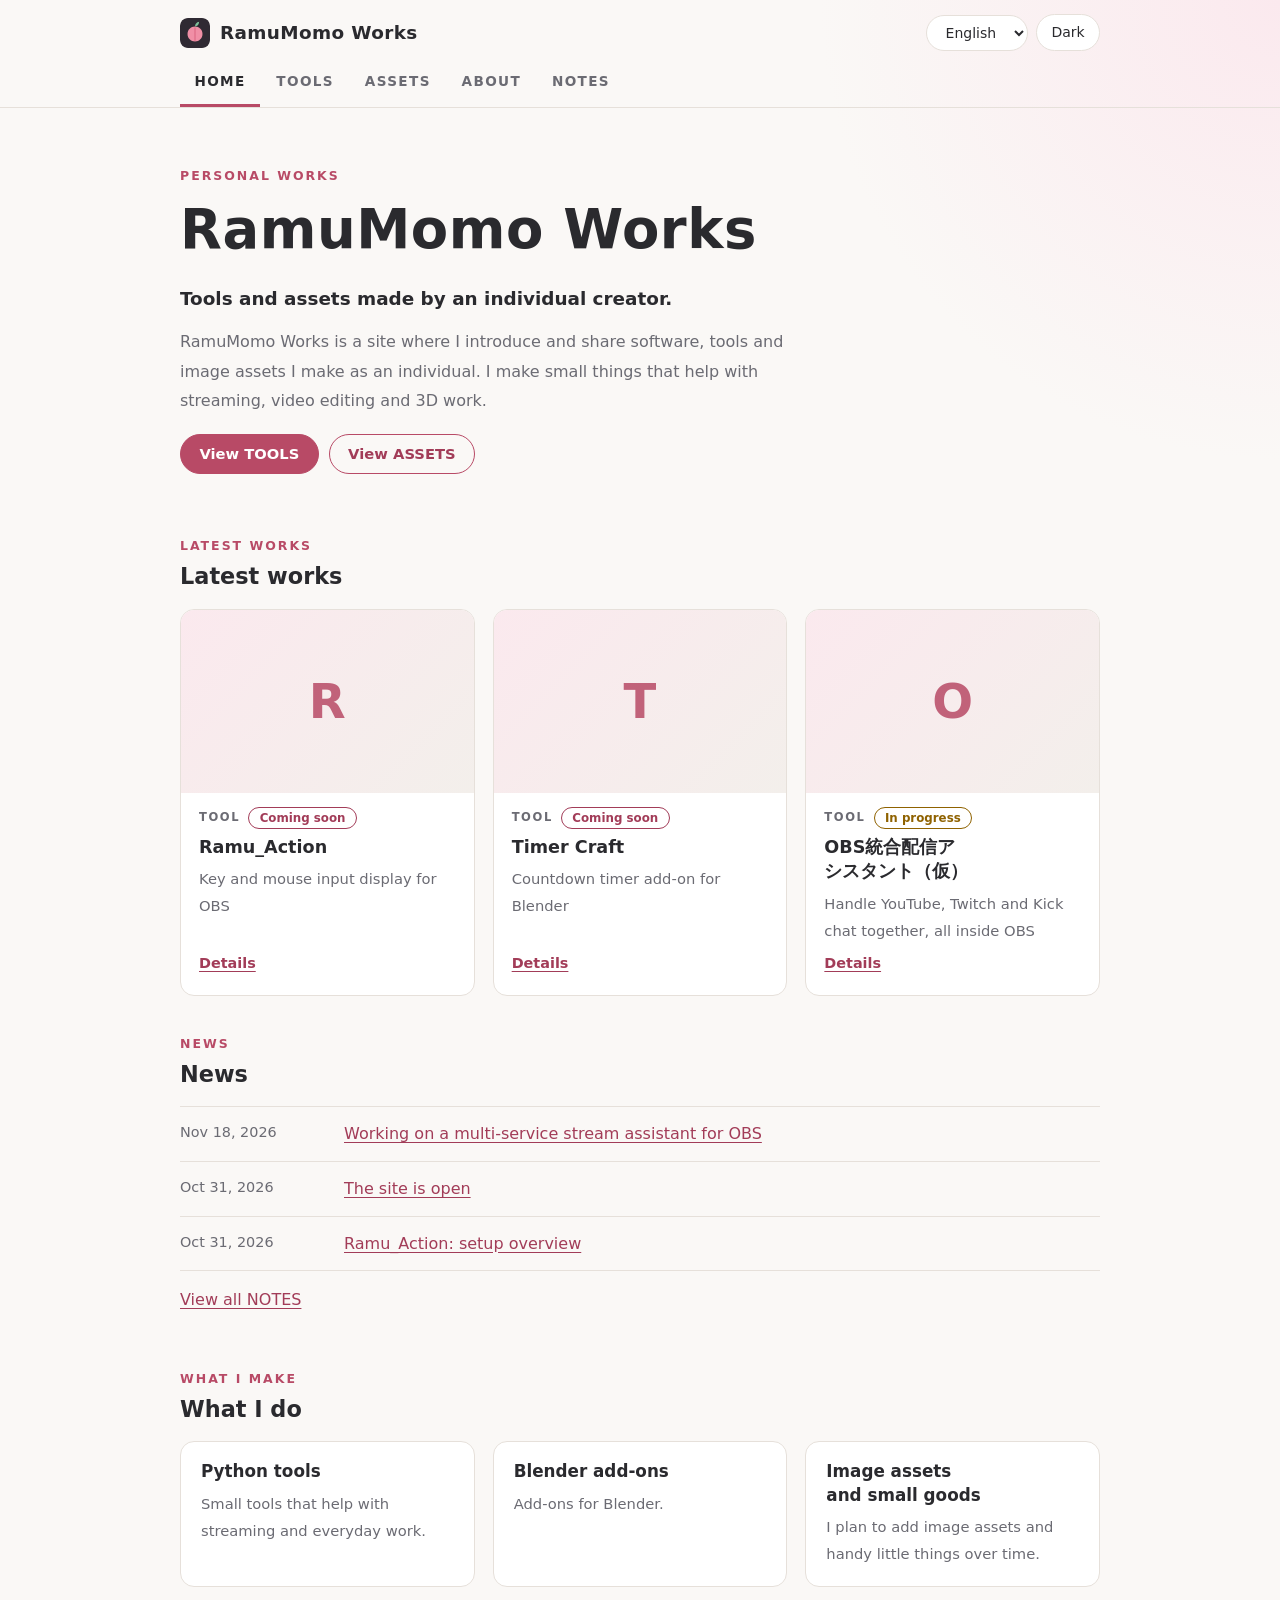
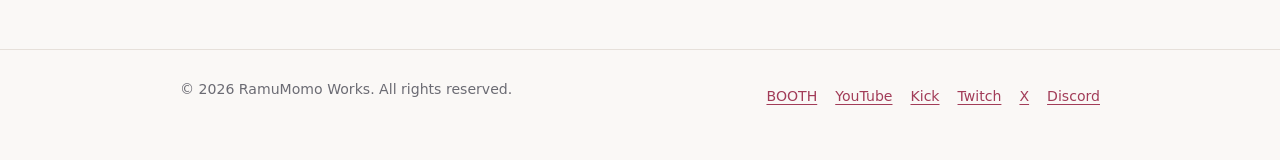
<file: index.html>
<!DOCTYPE html>
<html lang="ja">
<head>
<meta charset="utf-8">
<meta name="viewport" content="width=device-width, initial-scale=1">
<!-- 外部のスクリプト・画像・通信をブラウザ側で禁止する設定です。変更しないでください。 -->
<meta http-equiv="Content-Security-Policy" content="default-src 'none'; script-src 'self'; style-src 'self'; img-src 'self' data:; font-src 'self'; connect-src 'none'; base-uri 'none'; form-action 'none'">
<meta name="color-scheme" content="light dark">
<meta name="referrer" content="strict-origin-when-cross-origin">
<title>RamuMomo Works</title>
<meta name="description" content="個人制作のソフトウェア、ツール、画像素材などを紹介・配布するサイトです。">
<link rel="icon" href="images/logo.svg" type="image/svg+xml">
<link rel="stylesheet" href="css/style.css">
<script src="js/theme-init.js"></script>
</head>
<body data-page="home">
<div id="app">
  <noscript>
    <p>このサイトを表示するには、JavaScriptを有効にしてください。 / Please enable JavaScript to view this site.</p>
  </noscript>
</div>
<script src="js/site-data.js"></script>
<script src="js/i18n.js"></script>
<script src="js/site.js"></script>
</body>
</html>
</file>
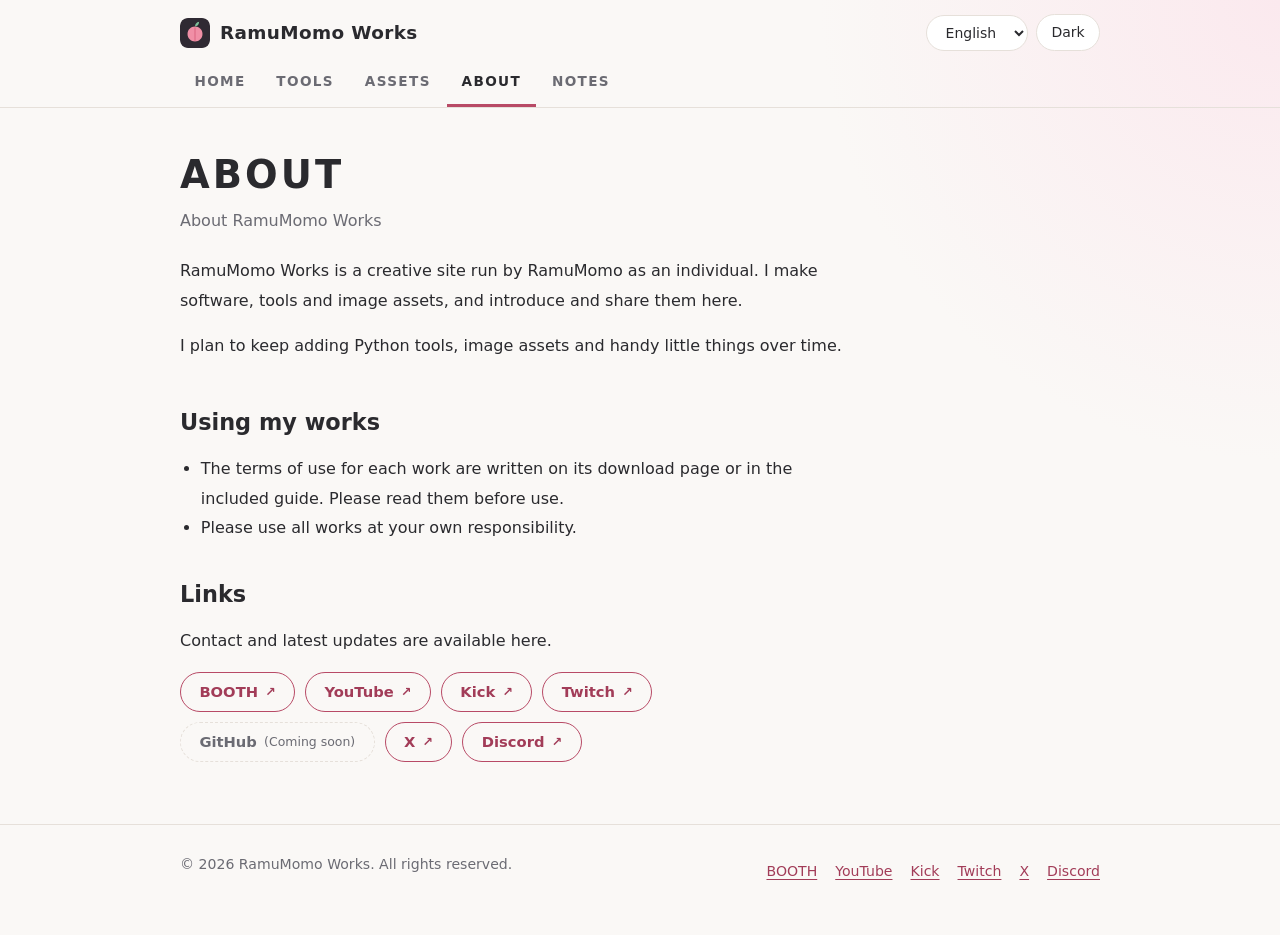
<file: about.html>
<!DOCTYPE html>
<html lang="ja">
<head>
<meta charset="utf-8">
<meta name="viewport" content="width=device-width, initial-scale=1">
<!-- 外部のスクリプト・画像・通信をブラウザ側で禁止する設定です。変更しないでください。 -->
<meta http-equiv="Content-Security-Policy" content="default-src 'none'; script-src 'self'; style-src 'self'; img-src 'self' data:; font-src 'self'; connect-src 'none'; base-uri 'none'; form-action 'none'">
<meta name="color-scheme" content="light dark">
<meta name="referrer" content="strict-origin-when-cross-origin">
<title>ABOUT | RamuMomo Works</title>
<meta name="description" content="RamuMomo Works について。">
<link rel="icon" href="images/logo.svg" type="image/svg+xml">
<link rel="stylesheet" href="css/style.css">
<script src="js/theme-init.js"></script>
</head>
<body data-page="about">
<div id="app">
  <noscript>
    <p>このサイトを表示するには、JavaScriptを有効にしてください。 / Please enable JavaScript to view this site.</p>
  </noscript>
</div>
<script src="js/site-data.js"></script>
<script src="js/i18n.js"></script>
<script src="js/site.js"></script>
</body>
</html>
</file>
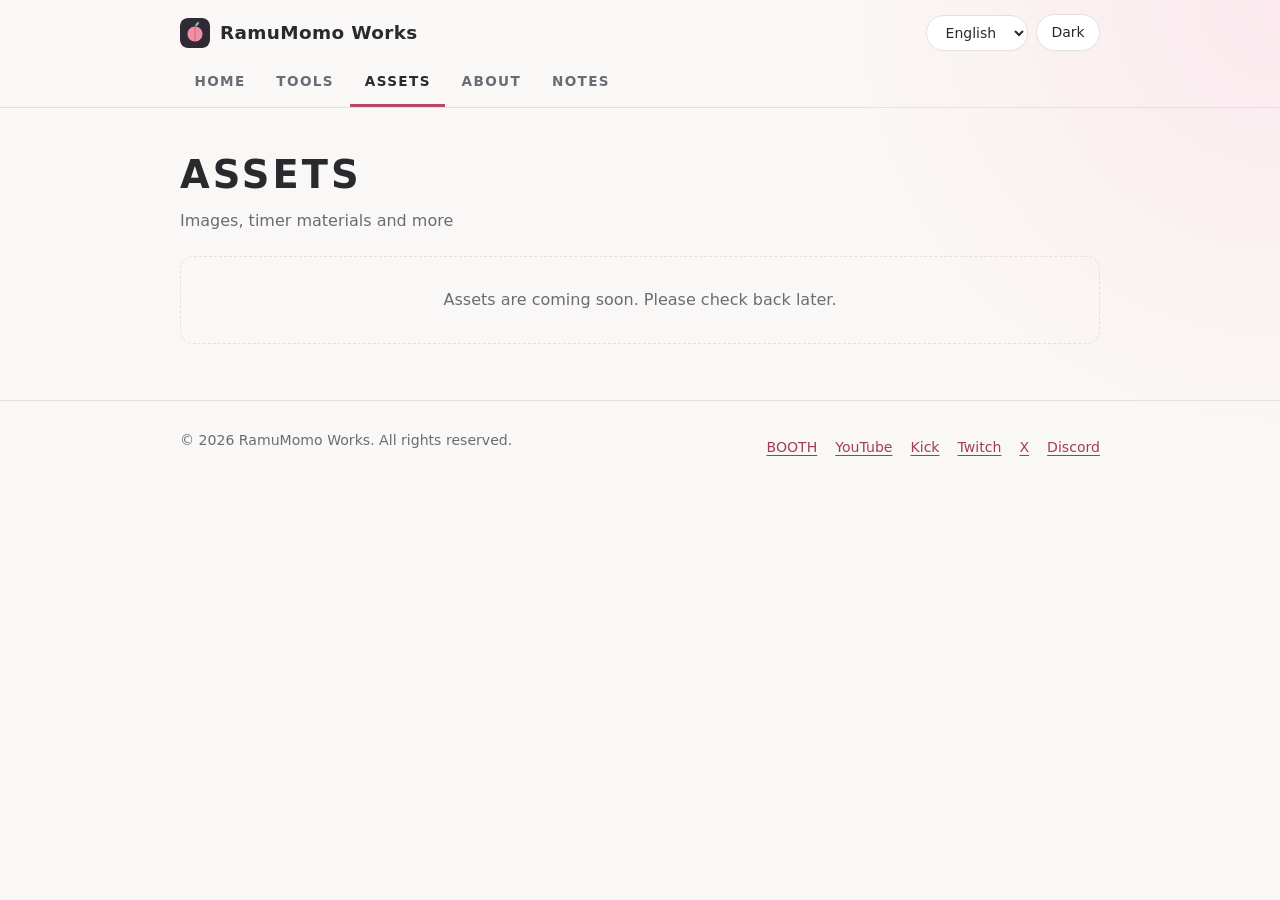
<file: assets.html>
<!DOCTYPE html>
<html lang="ja">
<head>
<meta charset="utf-8">
<meta name="viewport" content="width=device-width, initial-scale=1">
<!-- 外部のスクリプト・画像・通信をブラウザ側で禁止する設定です。変更しないでください。 -->
<meta http-equiv="Content-Security-Policy" content="default-src 'none'; script-src 'self'; style-src 'self'; img-src 'self' data:; font-src 'self'; connect-src 'none'; base-uri 'none'; form-action 'none'">
<meta name="color-scheme" content="light dark">
<meta name="referrer" content="strict-origin-when-cross-origin">
<title>ASSETS | RamuMomo Works</title>
<meta name="description" content="RamuMomo Works が制作した画像素材などの一覧です。">
<link rel="icon" href="images/logo.svg" type="image/svg+xml">
<link rel="stylesheet" href="css/style.css">
<script src="js/theme-init.js"></script>
</head>
<body data-page="assets">
<div id="app">
  <noscript>
    <p>このサイトを表示するには、JavaScriptを有効にしてください。 / Please enable JavaScript to view this site.</p>
  </noscript>
</div>
<script src="js/site-data.js"></script>
<script src="js/i18n.js"></script>
<script src="js/site.js"></script>
</body>
</html>
</file>
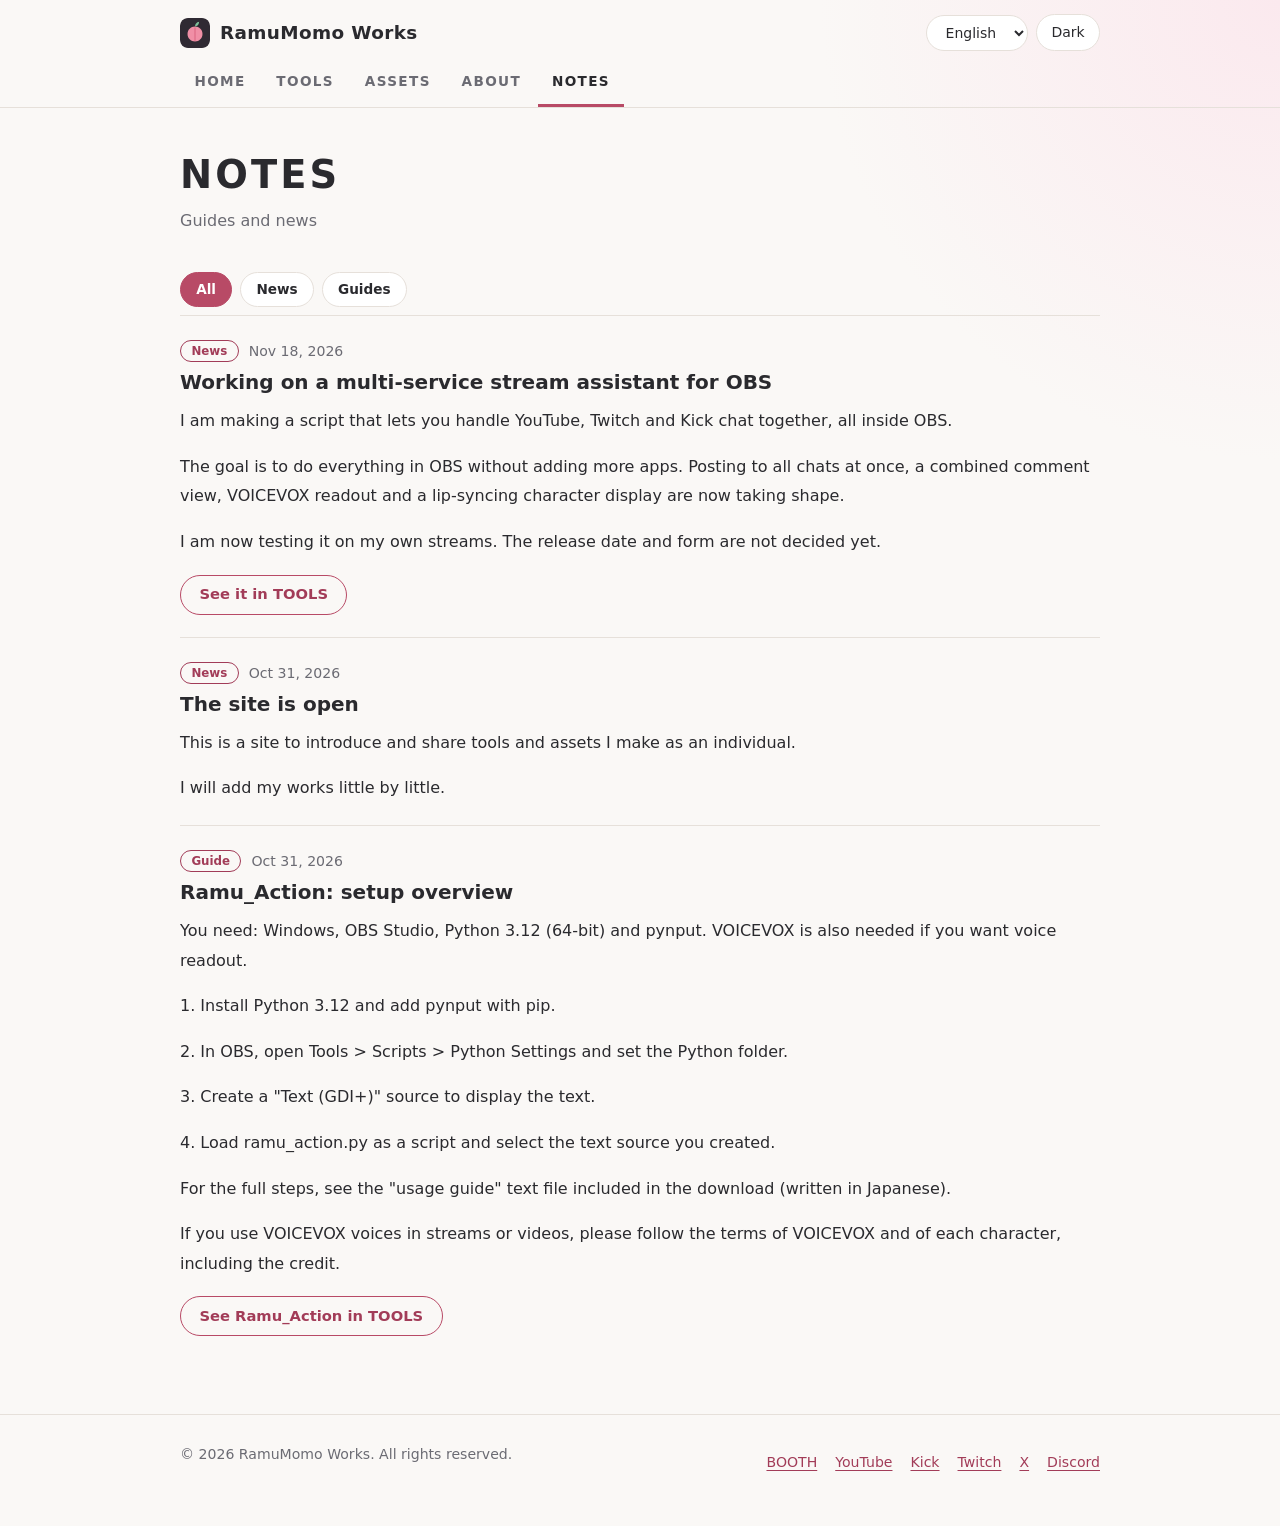
<file: notes.html>
<!DOCTYPE html>
<html lang="ja">
<head>
<meta charset="utf-8">
<meta name="viewport" content="width=device-width, initial-scale=1">
<!-- 外部のスクリプト・画像・通信をブラウザ側で禁止する設定です。変更しないでください。 -->
<meta http-equiv="Content-Security-Policy" content="default-src 'none'; script-src 'self'; style-src 'self'; img-src 'self' data:; font-src 'self'; connect-src 'none'; base-uri 'none'; form-action 'none'">
<meta name="color-scheme" content="light dark">
<meta name="referrer" content="strict-origin-when-cross-origin">
<title>NOTES | RamuMomo Works</title>
<meta name="description" content="使い方やお知らせ。">
<link rel="icon" href="images/logo.svg" type="image/svg+xml">
<link rel="stylesheet" href="css/style.css">
<script src="js/theme-init.js"></script>
</head>
<body data-page="notes">
<div id="app">
  <noscript>
    <p>このサイトを表示するには、JavaScriptを有効にしてください。 / Please enable JavaScript to view this site.</p>
  </noscript>
</div>
<script src="js/site-data.js"></script>
<script src="js/i18n.js"></script>
<script src="js/site.js"></script>
</body>
</html>
</file>
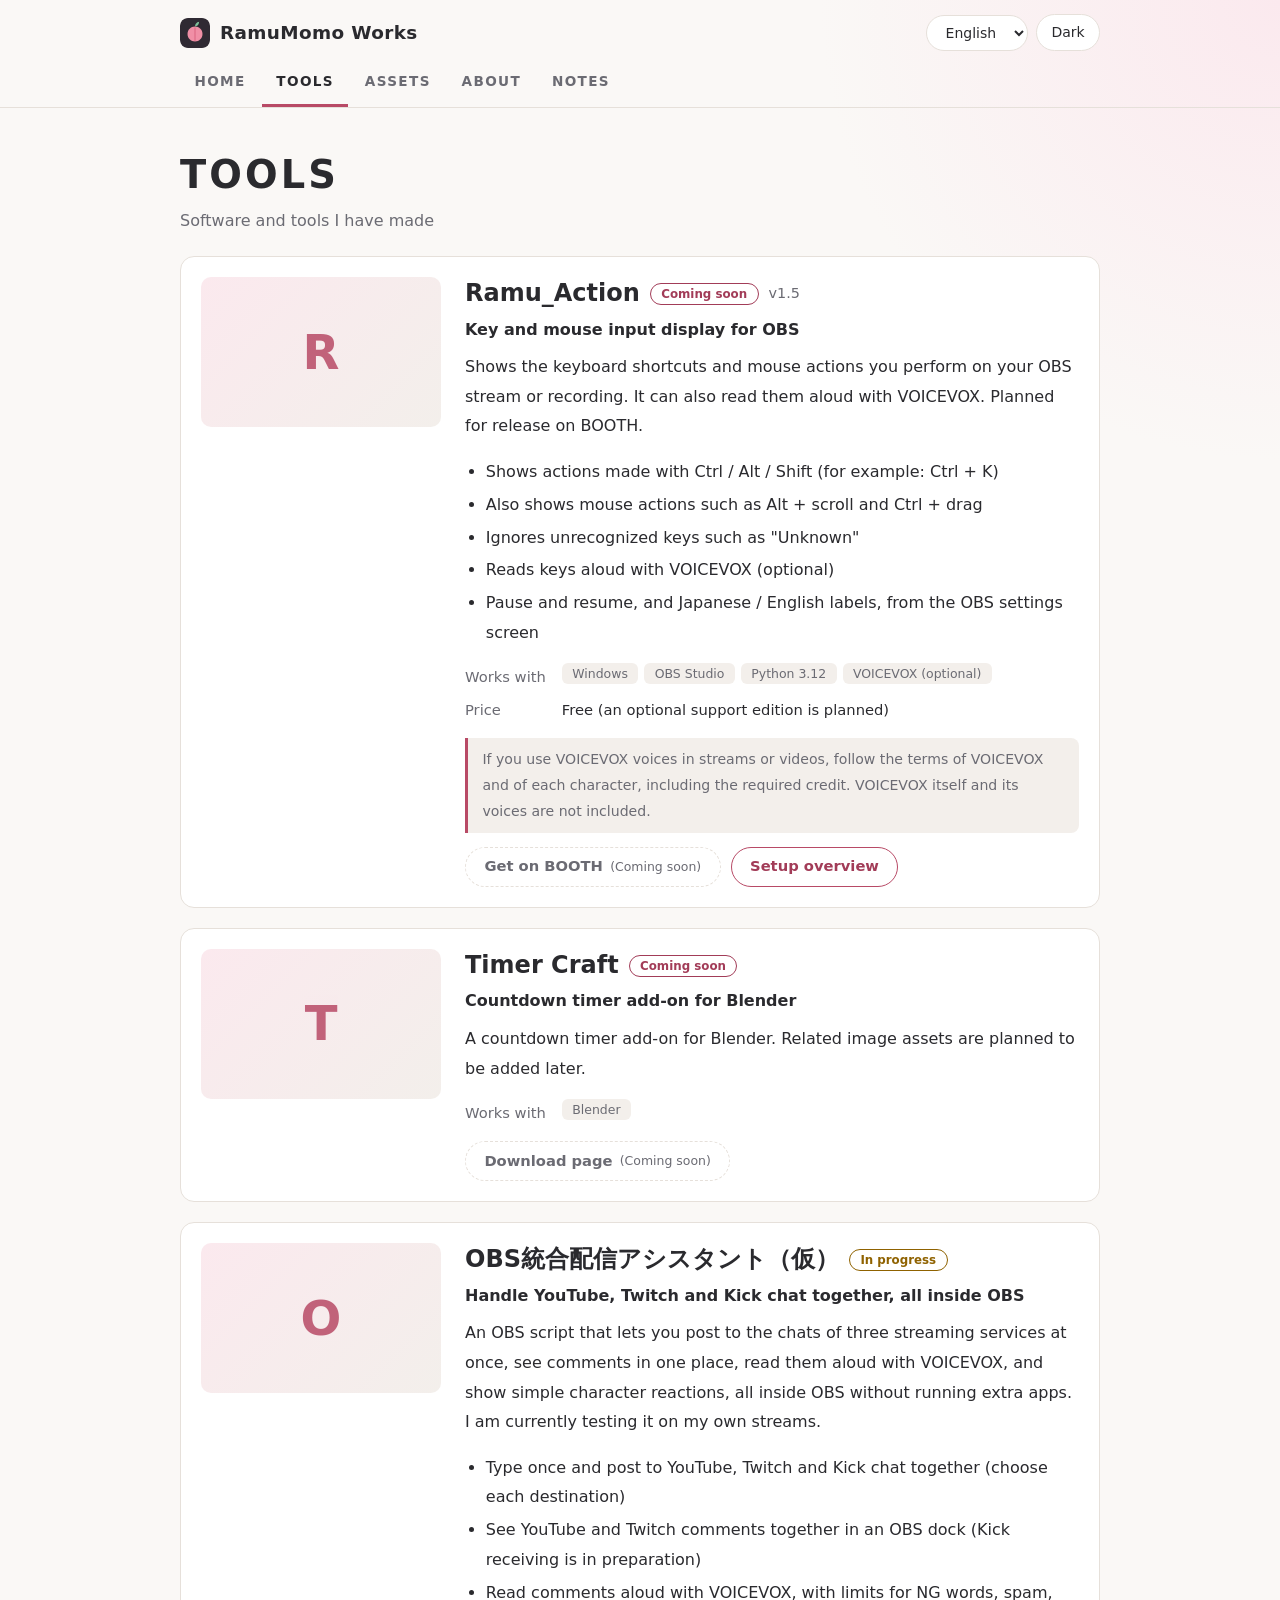
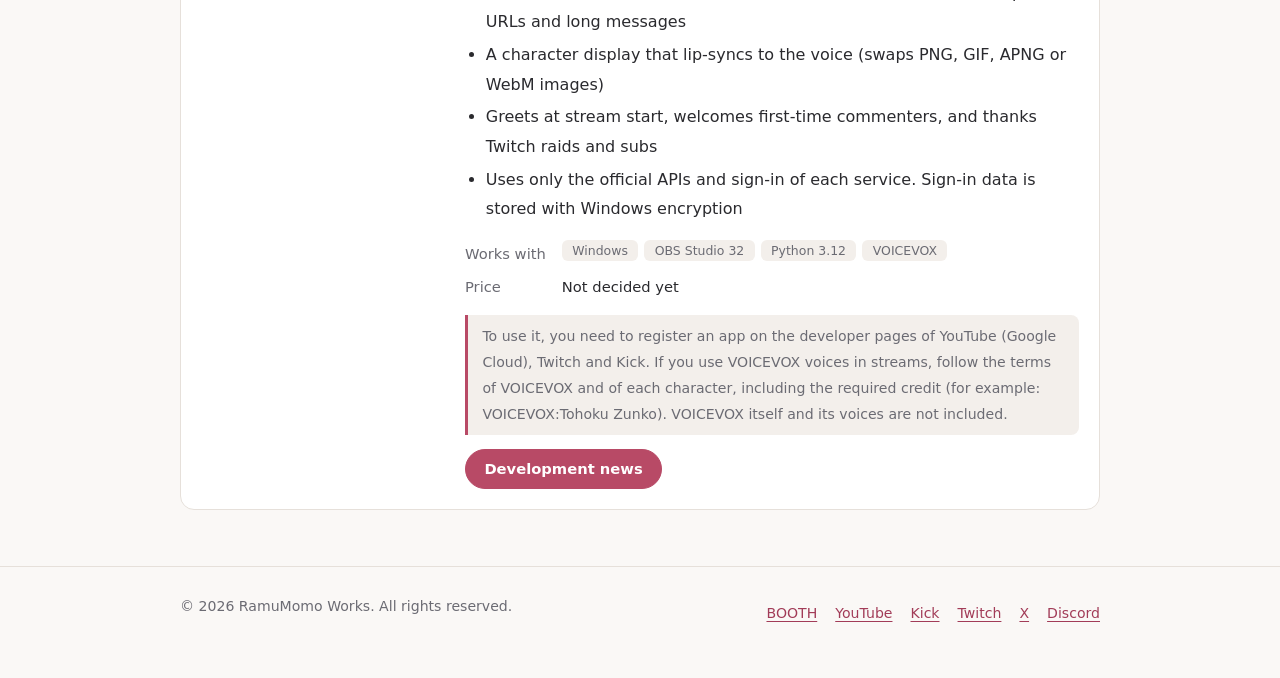
<file: tools.html>
<!DOCTYPE html>
<html lang="ja">
<head>
<meta charset="utf-8">
<meta name="viewport" content="width=device-width, initial-scale=1">
<!-- 外部のスクリプト・画像・通信をブラウザ側で禁止する設定です。変更しないでください。 -->
<meta http-equiv="Content-Security-Policy" content="default-src 'none'; script-src 'self'; style-src 'self'; img-src 'self' data:; font-src 'self'; connect-src 'none'; base-uri 'none'; form-action 'none'">
<meta name="color-scheme" content="light dark">
<meta name="referrer" content="strict-origin-when-cross-origin">
<title>TOOLS | RamuMomo Works</title>
<meta name="description" content="RamuMomo Works が制作したソフトウェアやツールの一覧です。">
<link rel="icon" href="images/logo.svg" type="image/svg+xml">
<link rel="stylesheet" href="css/style.css">
<script src="js/theme-init.js"></script>
</head>
<body data-page="tools">
<div id="app">
  <noscript>
    <p>このサイトを表示するには、JavaScriptを有効にしてください。 / Please enable JavaScript to view this site.</p>
  </noscript>
</div>
<script src="js/site-data.js"></script>
<script src="js/i18n.js"></script>
<script src="js/site.js"></script>
</body>
</html>
</file>
<file: css/style.css>
/* ============================================================
   RamuMomo Works ─ 見た目の設定（style.css）

   ★ 色を変えたいとき：
      下の「ライト用の色」と「ダーク用の色」の、# から始まる色コードだけを
      書き換えます。サイト全体の色が、まとめて変わります。
   ★ ダーク用の色は、2か所（@media と html[data-theme="dark"]）に
      同じ内容を書いてあります。変えるときは、2か所とも変えてください。
   ============================================================ */

/* ---------- ライト用の色 ---------- */
:root {
  --bg: #faf8f6;          /* 背景 */
  --surface: #ffffff;     /* カードの背景 */
  --surface-2: #f3efeb;   /* 薄いグレーの面 */
  --text: #2a2a2e;        /* 文字 */
  --muted: #6b6b73;       /* 補足の文字 */
  --border: #e6e0da;      /* 線 */
  --accent: #b84a66;      /* アクセント色（ボタン・強調） */
  --accent-soft: #fbe9ee; /* アクセントの薄い色 */
  --on-accent: #ffffff;   /* アクセントの上の文字 */
  --link: #a23c58;        /* リンクの色 */
  --ok: #2f7d57;          /* 「公開中」の色 */
  --warn: #8f6200;        /* 「制作中」の色 */

  --radius: 14px;
  --maxw: 960px;
  --font: "Hiragino Sans", "Hiragino Kaku Gothic ProN", "Yu Gothic UI", "Yu Gothic",
          "Meiryo", "Noto Sans JP", "Noto Sans CJK JP", system-ui, -apple-system,
          "Segoe UI", Roboto, sans-serif;
}

/* ---------- ダーク用の色（パソコン・スマホの設定が「ダーク」のとき） ---------- */
@media (prefers-color-scheme: dark) {
  html:not([data-theme="light"]) {
    --bg: #151518;
    --surface: #1e1e22;
    --surface-2: #26262b;
    --text: #ececef;
    --muted: #a6a6b0;
    --border: #34343b;
    --accent: #f08fa6;
    --accent-soft: #3a2830;
    --on-accent: #1a1a1d;
    --link: #f4a3b6;
    --ok: #7fcf9f;
    --warn: #e6bf6a;
  }
}

/* ---------- ダーク用の色（ボタンで「ダーク」を選んだとき） ---------- */
html[data-theme="dark"] {
  --bg: #151518;
  --surface: #1e1e22;
  --surface-2: #26262b;
  --text: #ececef;
  --muted: #a6a6b0;
  --border: #34343b;
  --accent: #f08fa6;
  --accent-soft: #3a2830;
  --on-accent: #1a1a1d;
  --link: #f4a3b6;
  --ok: #7fcf9f;
  --warn: #e6bf6a;
}

/* ============================================================
   ここから下は、ふだんは編集しません
   ============================================================ */

*, *::before, *::after { box-sizing: border-box; }
html { -webkit-text-size-adjust: 100%; }

body {
  margin: 0;
  background-color: var(--bg);
  background-image: radial-gradient(circle at 100% 0, var(--accent-soft) 0, transparent 460px);
  background-repeat: no-repeat;
  color: var(--text);
  font-family: var(--font);
  font-size: 16px;
  line-height: 1.85;
  overflow-wrap: anywhere;
  word-break: auto-phrase;      /* 対応しているブラウザでは、文節で改行されます */
}

img { max-width: 100%; height: auto; }
a { color: var(--link); text-underline-offset: 0.2em; }
a:hover { text-decoration-thickness: 2px; }
:focus-visible { outline: 3px solid var(--accent); outline-offset: 3px; border-radius: 4px; }
h1, h2, h3 { line-height: 1.4; margin: 0; text-wrap: balance; }
.hero-tagline, .page-sub { text-wrap: balance; }
p { margin: 0 0 1em; }
ul { margin: 0; }

.container { width: 100%; max-width: var(--maxw); margin: 0 auto; padding: 0 20px; }

/* ----- スキップリンク（キーボード操作の人向け） ----- */
.skip {
  position: absolute; left: -9999px; top: 0; z-index: 100;
  background: var(--surface); color: var(--text);
  padding: 0.6rem 1rem; border: 2px solid var(--accent); border-radius: 8px;
}
.skip:focus { left: 12px; top: 12px; }

/* ----- ヘッダー ----- */
.site-header { border-bottom: 1px solid var(--border); }
.header-top {
  display: flex; align-items: center; justify-content: space-between;
  flex-wrap: wrap; gap: 10px; padding-top: 14px; padding-bottom: 8px;
}
.brand {
  display: inline-flex; align-items: center; gap: 10px;
  color: var(--text); text-decoration: none; font-weight: 700;
  font-size: 1.15rem; letter-spacing: 0.02em;
}
.brand img { width: 30px; height: 30px; border-radius: 8px; display: block; }
.controls { display: flex; align-items: center; gap: 8px; }
.pill {
  font: inherit; font-size: 0.875rem; color: var(--text);
  background: var(--surface); border: 1px solid var(--border);
  border-radius: 999px; padding: 0.3rem 0.9rem; min-height: 36px; cursor: pointer;
}
.pill:hover { border-color: var(--accent); }

.nav {
  display: flex; gap: 2px; margin: 0; padding: 0; list-style: none;
  overflow-x: auto; scrollbar-width: none;
}
.nav::-webkit-scrollbar { display: none; }
.nav a {
  display: block; padding: 0.6rem 0.9rem; white-space: nowrap;
  color: var(--muted); text-decoration: none; font-weight: 700;
  font-size: 0.85rem; letter-spacing: 0.1em; border-bottom: 3px solid transparent;
}
.nav a:hover { color: var(--text); }
.nav a[aria-current="page"] { color: var(--text); border-bottom-color: var(--accent); }

/* ----- メイン ----- */
main { display: block; padding-bottom: 8px; outline: none; }
.section { padding: 30px 0 6px; }
.section-head { margin-bottom: 16px; }
.eyebrow {
  margin: 0 0 4px; color: var(--accent); font-weight: 700;
  font-size: 0.78rem; letter-spacing: 0.16em; text-transform: uppercase;
}
.section-head h2 { font-size: 1.4rem; }

/* ----- ヒーロー（HOME の最初の部分） ----- */
.hero {
  padding: 56px 0 30px;
}
.hero h1 { font-size: clamp(2.1rem, 7vw, 3.4rem); letter-spacing: 0.01em; margin: 0.1em 0 0.25em; }
.hero-tagline { font-size: 1.15rem; font-weight: 700; margin-bottom: 0.6em; }
.hero-lead { color: var(--muted); max-width: 40em; }
.actions { display: flex; flex-wrap: wrap; gap: 10px; margin-top: 18px; }

/* ----- ページの見出し（TOOLS など） ----- */
.page-head { padding: 40px 0 20px; }
.page-head h1 { font-size: clamp(1.8rem, 5vw, 2.4rem); letter-spacing: 0.08em; }
.page-sub { color: var(--muted); margin: 0.3em 0 0; }

/* ----- ボタン ----- */
.btn {
  display: inline-flex; align-items: center; gap: 0.45rem;
  font: inherit; font-size: 0.92rem; font-weight: 700; line-height: 1.4;
  padding: 0.55rem 1.15rem; border-radius: 999px; cursor: pointer;
  border: 1.5px solid var(--accent); color: var(--link); background: transparent;
  text-decoration: none;
}
.btn:hover { background: var(--accent-soft); }
.btn-primary { background: var(--accent); color: var(--on-accent); }
.btn-primary:hover { background: var(--accent); filter: brightness(1.08); }
a.btn[target="_blank"]::after { content: "\2197"; font-size: 0.85em; }
.btn.is-disabled {
  border-style: dashed; border-color: var(--border); color: var(--muted);
  cursor: default; background: transparent;
}
.btn small { font-weight: 400; font-size: 0.78rem; }

/* ----- カード（HOME の「最新の制作物」など） ----- */
.grid { display: grid; grid-template-columns: repeat(auto-fill, minmax(260px, 1fr)); gap: 18px; }
.card {
  background: var(--surface); border: 1px solid var(--border);
  border-radius: var(--radius); overflow: hidden; display: flex; flex-direction: column;
}
.card .body { padding: 14px 18px 18px; display: flex; flex-direction: column; gap: 6px; flex: 1; }
.card h3 { font-size: 1.1rem; }
.card-text { color: var(--muted); font-size: 0.92rem; margin: 0; flex: 1; }
.card-meta { display: flex; align-items: center; gap: 8px; }
.kind { font-size: 0.72rem; font-weight: 700; letter-spacing: 0.14em; color: var(--muted); }
.more { font-weight: 700; font-size: 0.9rem; }
.card.plain { padding: 18px 20px; }
.card.plain h3 { margin-bottom: 6px; font-size: 1.05rem; }
.card.plain p { margin: 0; color: var(--muted); font-size: 0.92rem; }

/* ----- サムネイル（画像がないときは、頭文字を表示） ----- */
.thumb {
  position: relative; aspect-ratio: 16 / 10; overflow: hidden;
  display: flex; align-items: center; justify-content: center;
  background: linear-gradient(135deg, var(--accent-soft), var(--surface-2));
}
.thumb img { position: absolute; inset: 0; width: 100%; height: 100%; object-fit: cover; }
.thumb-initial { font-size: 3rem; font-weight: 800; color: var(--accent); opacity: 0.85; }

/* ----- バッジ・タグ ----- */
.badge {
  display: inline-block; font-size: 0.74rem; font-weight: 700; line-height: 1.7;
  padding: 0 0.65rem; border-radius: 999px; border: 1px solid currentColor;
}
.badge-released { color: var(--ok); }
.badge-coming { color: var(--link); }
.badge-wip { color: var(--warn); }
.tags { display: flex; flex-wrap: wrap; gap: 6px; margin: 0; padding: 0; list-style: none; }
.tags li {
  font-size: 0.78rem; line-height: 1.7; color: var(--muted);
  background: var(--surface-2); padding: 0 0.65rem; border-radius: 6px;
}

/* ----- 制作物の詳細（TOOLS・ASSETS） ----- */
.product {
  display: grid; grid-template-columns: 240px 1fr; gap: 24px;
  background: var(--surface); border: 1px solid var(--border);
  border-radius: var(--radius); padding: 20px; margin-bottom: 20px;
  scroll-margin-top: 16px;
}
.product .thumb { border-radius: 10px; align-self: start; }
.product-head { display: flex; flex-wrap: wrap; align-items: center; gap: 10px; margin-bottom: 4px; }
.product-head h2 { font-size: 1.5rem; }
.version { color: var(--muted); font-size: 0.9rem; }
.product .tagline { font-weight: 700; margin-bottom: 0.5em; }
.features { padding-left: 1.3em; margin: 0 0 1em; }
.features li { margin-bottom: 0.2em; }
.meta { display: grid; grid-template-columns: auto 1fr; gap: 6px 16px; margin: 0 0 1em; font-size: 0.92rem; }
.meta dt { color: var(--muted); }
.meta dd { margin: 0; }
.notice {
  font-size: 0.88rem; color: var(--muted); background: var(--surface-2);
  border-left: 3px solid var(--accent); border-radius: 0 8px 8px 0;
  padding: 0.5rem 0.9rem; margin-bottom: 1em;
}
.product .actions { margin-top: 6px; }

/* ----- お知らせ・使い方（NOTES） ----- */
.chips { display: flex; flex-wrap: wrap; gap: 8px; margin: 16px 0 8px; }
.chip {
  font: inherit; font-size: 0.85rem; font-weight: 700; cursor: pointer;
  color: var(--text); background: var(--surface); border: 1px solid var(--border);
  border-radius: 999px; padding: 0.25rem 0.95rem;
}
.chip[aria-pressed="true"] { background: var(--accent); border-color: var(--accent); color: var(--on-accent); }
.note { border-top: 1px solid var(--border); padding: 22px 0; scroll-margin-top: 16px; }
.note h2 { font-size: 1.25rem; margin: 4px 0 10px; }
.note-meta { display: flex; align-items: center; gap: 10px; color: var(--muted); font-size: 0.88rem; }
.note p:last-child { margin-bottom: 0; }

.news-list { list-style: none; margin: 0; padding: 0; border-top: 1px solid var(--border); }
.news-list li {
  display: grid; grid-template-columns: 9.5em 1fr; gap: 12px;
  padding: 12px 0; border-bottom: 1px solid var(--border);
}
.news-list time { color: var(--muted); font-size: 0.9rem; }
.news-link { margin-top: 14px; }

/* ----- ABOUT ----- */
.prose { max-width: 42em; }
.prose ul { padding-left: 1.3em; }
.prose .link-list { padding-left: 0; }
.link-list { display: flex; flex-wrap: wrap; gap: 10px; margin: 0; padding: 0; list-style: none; }

/* ----- 空のとき・エラー ----- */
.empty {
  padding: 28px 20px; text-align: center; color: var(--muted);
  border: 1px dashed var(--border); border-radius: var(--radius);
}
.fatal { max-width: 40em; margin: 60px auto; padding: 0 20px; }

/* ----- フッター ----- */
.site-footer {
  margin-top: 56px; padding: 26px 0 44px; border-top: 1px solid var(--border);
  color: var(--muted); font-size: 0.88rem;
}
.footer-inner { display: flex; flex-wrap: wrap; gap: 12px 24px; justify-content: space-between; align-items: center; }
.footer-links { display: flex; flex-wrap: wrap; gap: 6px 18px; margin: 0; padding: 0; list-style: none; }

/* ----- スマートフォン向け ----- */
@media (max-width: 640px) {
  body { font-size: 15.5px; }
  .nav { justify-content: space-between; }
  .nav a { padding: 0.6rem 0.5rem; font-size: 0.8rem; letter-spacing: 0.05em; }
  .hero { padding-top: 40px; }
  .product { grid-template-columns: 1fr; gap: 16px; padding: 16px; }
  .news-list li { grid-template-columns: 1fr; gap: 0; }
}

/* ----- 動きを減らす設定の人向け ----- */
@media (prefers-reduced-motion: reduce) {
  * { transition: none !important; animation: none !important; scroll-behavior: auto !important; }
}
</file>
